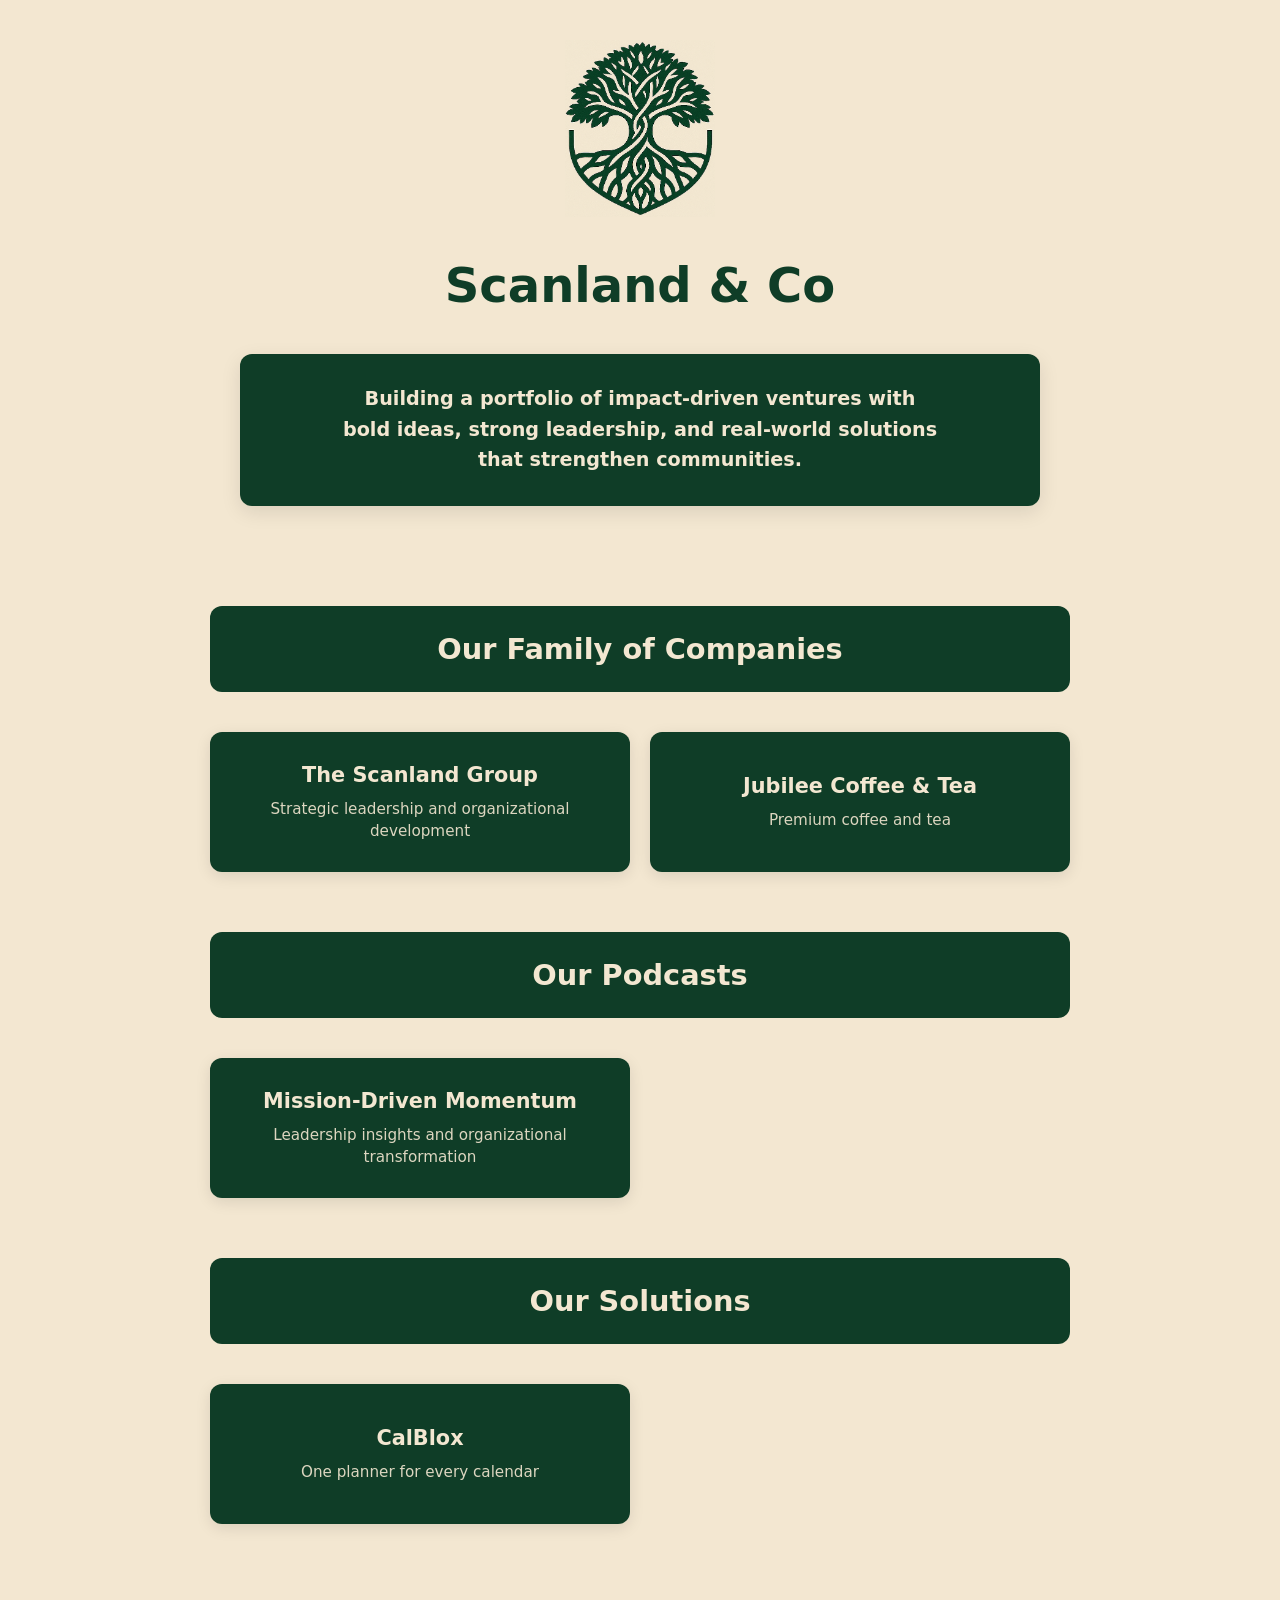
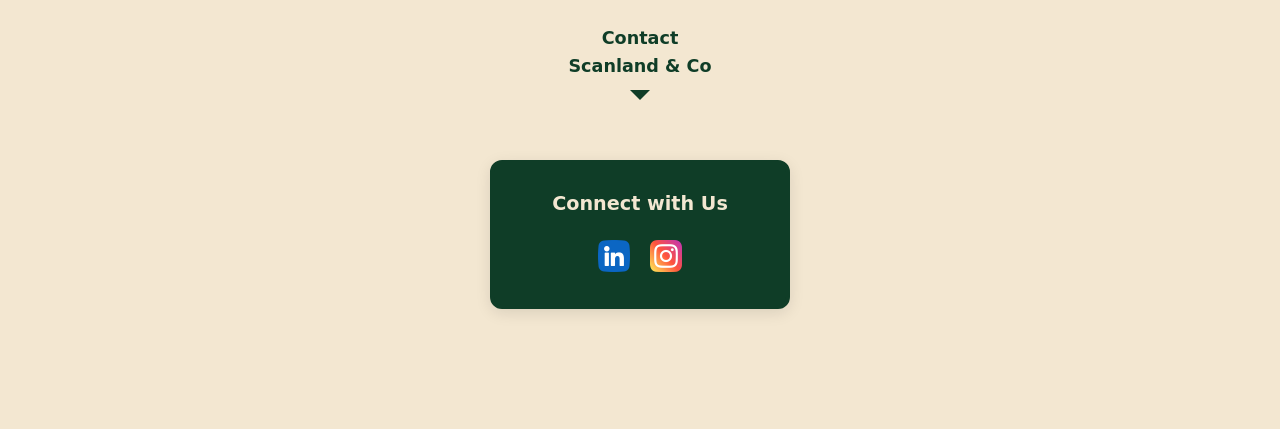
<file: index.html>
<!DOCTYPE html>
<html lang="en">
  <head>
      <link rel="stylesheet" href="assets/scanlandco.css" />

    <meta charset="UTF-8" />
    <meta http-equiv="refresh" content="0; url=scanlandco.html" />
    <title>Redirecting...</title>
  </head>
  <body>
    <p>If you are not redirected automatically,
      <a href="scanlandco.html">click here</a>.
    </p>
  </body>
</html>
</file>
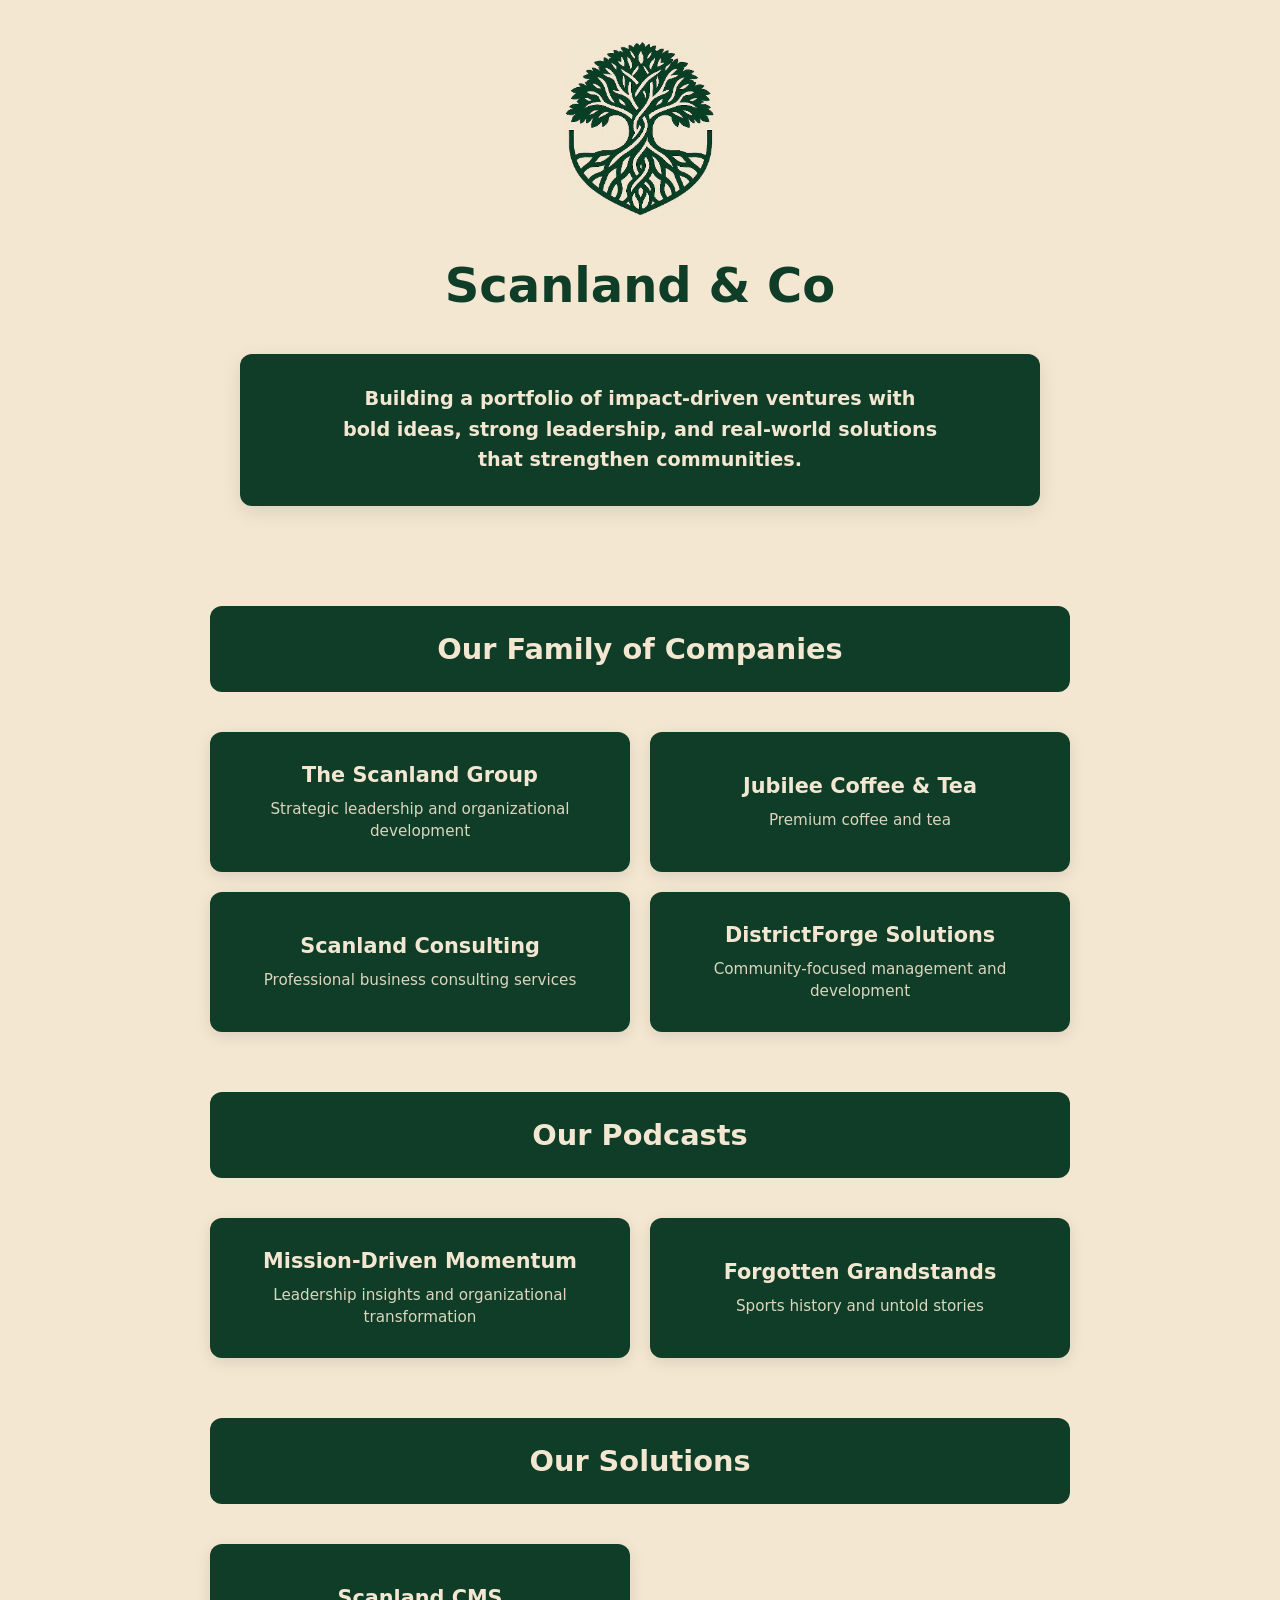
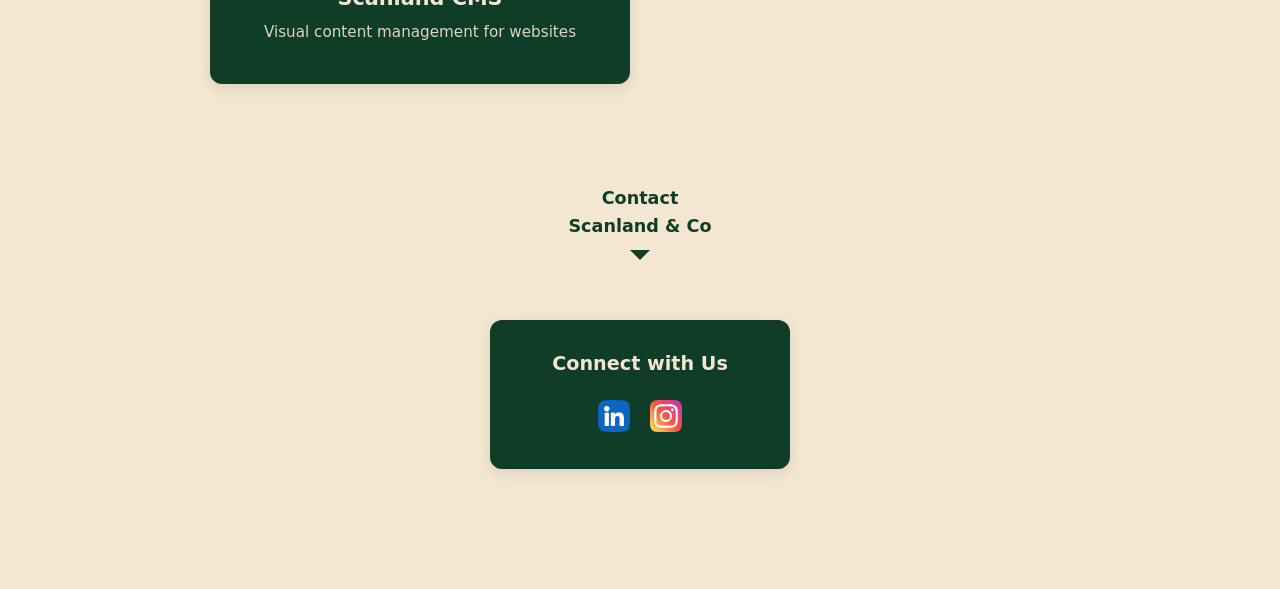
<file: ScanCo/index.html>
<!DOCTYPE html>
<html lang="en">
  <head>
    <meta charset="UTF-8" />
    <meta http-equiv="refresh" content="0; url=scanlandco.html" />
    <title>Redirecting...</title>
  </head>
  <body>
    <p>If you are not redirected automatically,
      <a href="scanlandco.html">click here</a>.
    </p>
  </body>
</html>
</file>
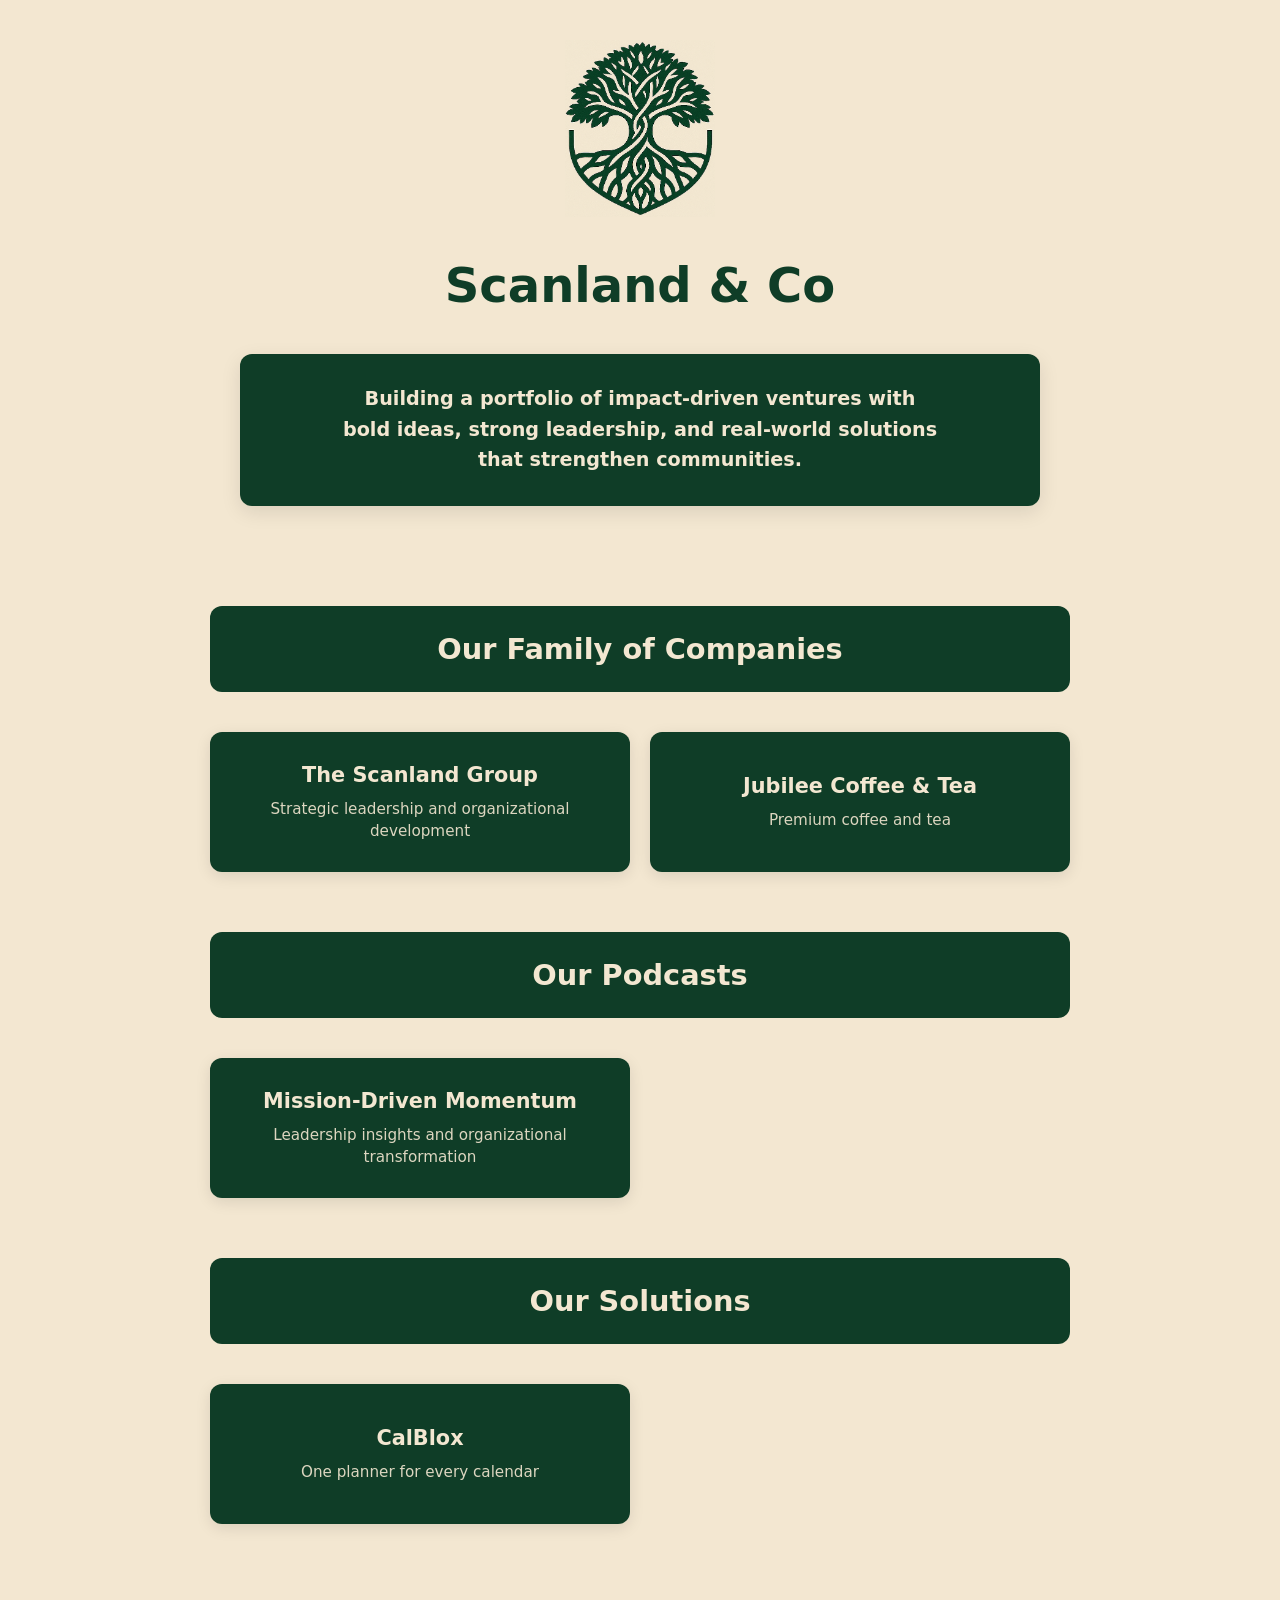
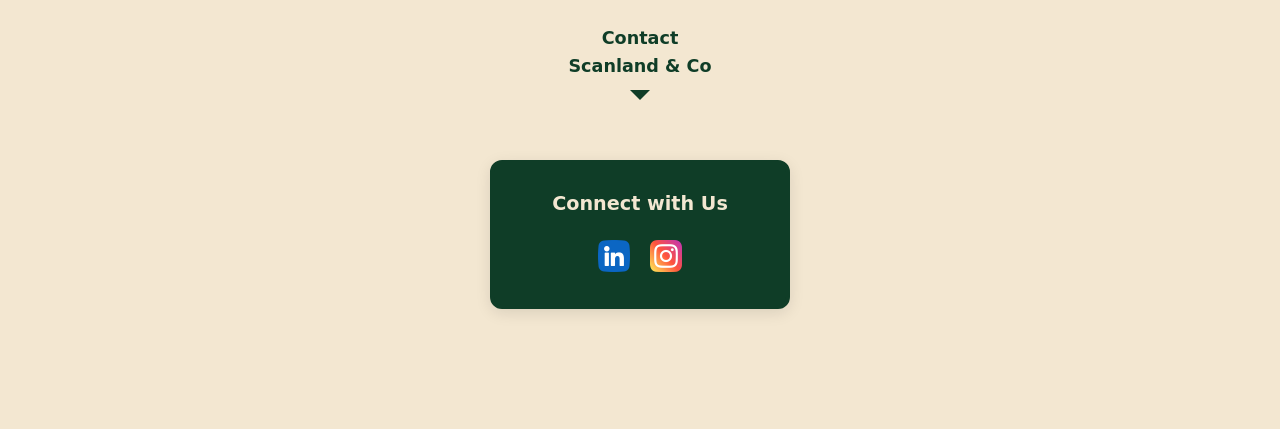
<file: scanlandco.html>
<!DOCTYPE html>
<html lang="en">
<head>
  <meta charset="UTF-8">
  <meta name="viewport" content="width=device-width, initial-scale=1.0">
  <title>Scanland & Co</title>
  <link rel="stylesheet" href="assets/scanlandco.css">
  
  <!-- Favicons -->
  <link rel="icon" type="image/png" sizes="16x16" href="assets/icons/favicon-16x16.png">
  <link rel="icon" type="image/png" sizes="32x32" href="assets/icons/favicon-32x32.png">
  <link rel="apple-touch-icon" sizes="180x180" href="assets/icons/apple-touch-icon.png">
  <link rel="mask-icon" href="assets/icons/safari-pinned-tab.svg" color="#F5C16C">
  
  <!-- Theme colors -->
  <meta name="msapplication-TileColor" content="#123945">
  <meta name="theme-color" content="#123945">
</head>
<body>
  <main>
    <!-- Header -->
    <header class="main-header">
      <img src="assets/scanlandco.png" alt="Scanland & Co Logo" class="logo">
      <h1>Scanland & Co</h1>
      
      <div class="mission-box">
        <p>Building a portfolio of impact-driven ventures with<br>bold ideas, strong leadership, and real-world solutions<br>that strengthen communities.</p>
      </div>
    </header>

    <!-- Our Family of Companies -->
    <section class="portfolio-section">
      <div class="section-header">
        <h2>Our Family of Companies</h2>
      </div>
      
      <div class="companies-grid">
        <a href="https://thescanlandgroup.com" target="_blank" class="company-card">
          <h3>The Scanland Group</h3>
          <p>Strategic leadership and organizational development</p>
        </a>
        
        <a href="https://jubileecoffeeandtea.com" target="_blank" class="company-card">
          <h3>Jubilee Coffee & Tea</h3>
          <p>Premium coffee and tea</p>
        </a>
                
       <!-- <a href="https://districtforgesolutions.com" target="_blank" class="company-card">
          <h3>DistrictForge Solutions</h3>
          <p>Community-focused management and development</p>
        </a> -->
      </div>
    </section>

    <!-- Our Podcasts -->
    <section class="portfolio-section">
      <div class="section-header">
        <h2>Our Podcasts</h2>
      </div>
      
      <div class="podcasts-grid">
        <a href="https://missiondrivenpod.com" target="_blank" class="podcast-card">
          <h3>Mission-Driven Momentum</h3>
          <p>Leadership insights and organizational transformation</p>
        </a>
        
        <!-- <a href="https://forgottengrandstands.com" target="_blank" class="podcast-card">
          <h3>Forgotten Grandstands</h3>
          <p>Sports history and untold stories</p>
        </a> -->
      </div>
    </section>

    <!-- Our Solutions -->
    <section class="portfolio-section">
      <div class="section-header">
        <h2>Our Solutions</h2>
      </div>
      
      <div class="solutions-grid">
        <a href="https://calblox.com" target="_blank" class="solution-card">
          <h3>CalBlox</h3>
          <p>One planner for every calendar</p>
        </a>

       <!-- <a href="https://cms.scanland.org" target="_blank" class="solution-card">
          <h3>Scanland CMS</h3>
          <p>Visual content management for websites</p>
        </a> -->
        
      </div>
    </section>

    <!-- Contact Section -->
    <section class="contact-section">
      <div class="contact-panel">
        <div class="contact-trigger">
          <span>Contact<br>Scanland & Co</span>
          <div class="triangle"></div>
        </div>
      </div>

      <div class="contact-body">
        <form action="https://formspree.io/f/mldbvrrn" method="POST">
          <input type="hidden" name="Note" value="This message was sent from Scanland & Co">
          <input type="text" name="Name" placeholder="Name" required/>
          <input type="email" name="Email" placeholder="Email" required/>
          <input type="text" name="Subject" placeholder="Subject" required/>
          <textarea name="Message" placeholder="Message" required></textarea>
          <button type="submit">Send Message</button>
        </form>
      </div>
    </section>

    <!-- Social Media -->
    <div class="social-box">
      <h3>Connect with Us</h3>
      <ul class="social-list">
        <li>
          <a href="https://linkedin.com/company/scanlandco" target="_blank" aria-label="LinkedIn">
            <img src="assets/linkedin.png" alt="LinkedIn logo">
          </a>
        </li>
        <li>
          <a href="https://instagram.com/scanland_and_co" target="_blank" aria-label="Instagram">
            <img src="assets/instagram.png" alt="Instagram logo">
          </a>
        </li>
      </ul>
    </div>
  </main>

  <!-- Scripts -->
  <script>
    document.querySelector('.contact-trigger').addEventListener('click', () => {
      document.querySelector('.contact-section').classList.toggle('open');
    });
  </script>
  <script src="https://cms.scanland.org/cms.js"></script>
</body>
</html>
</file>
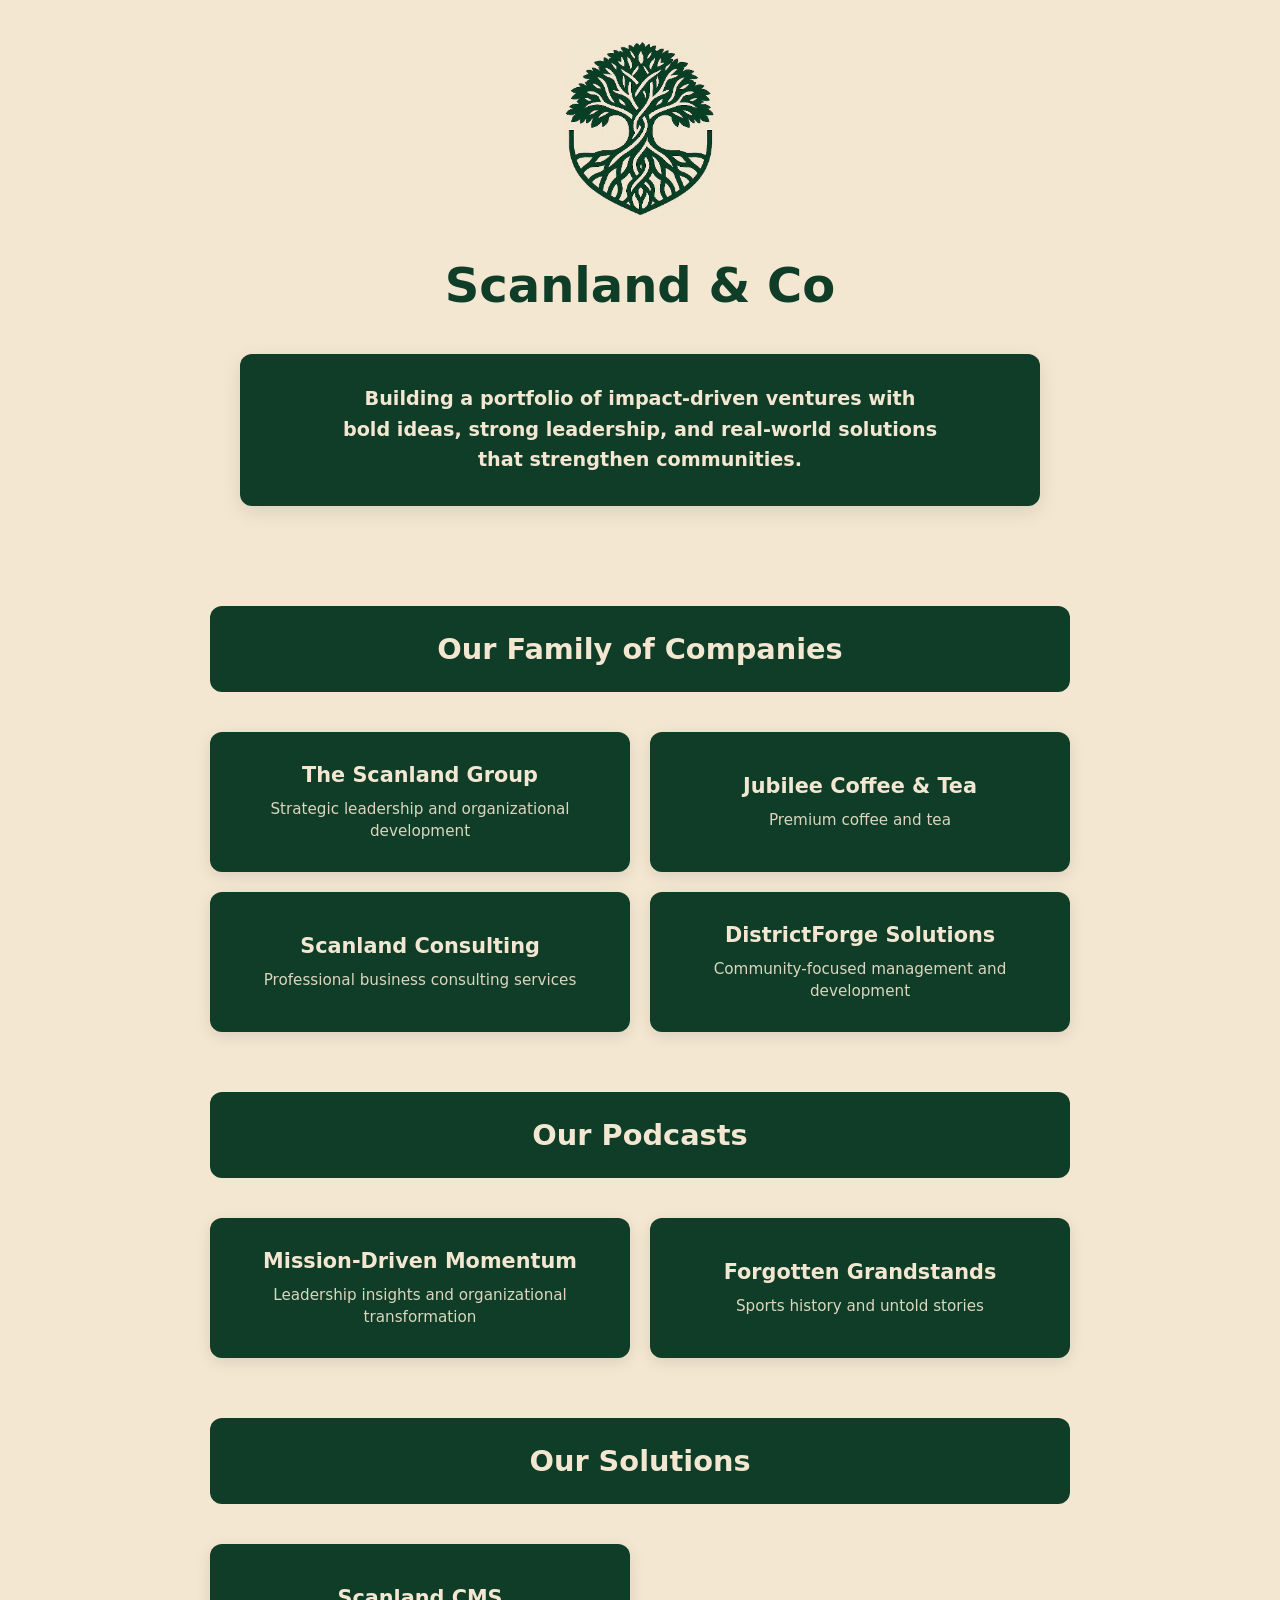
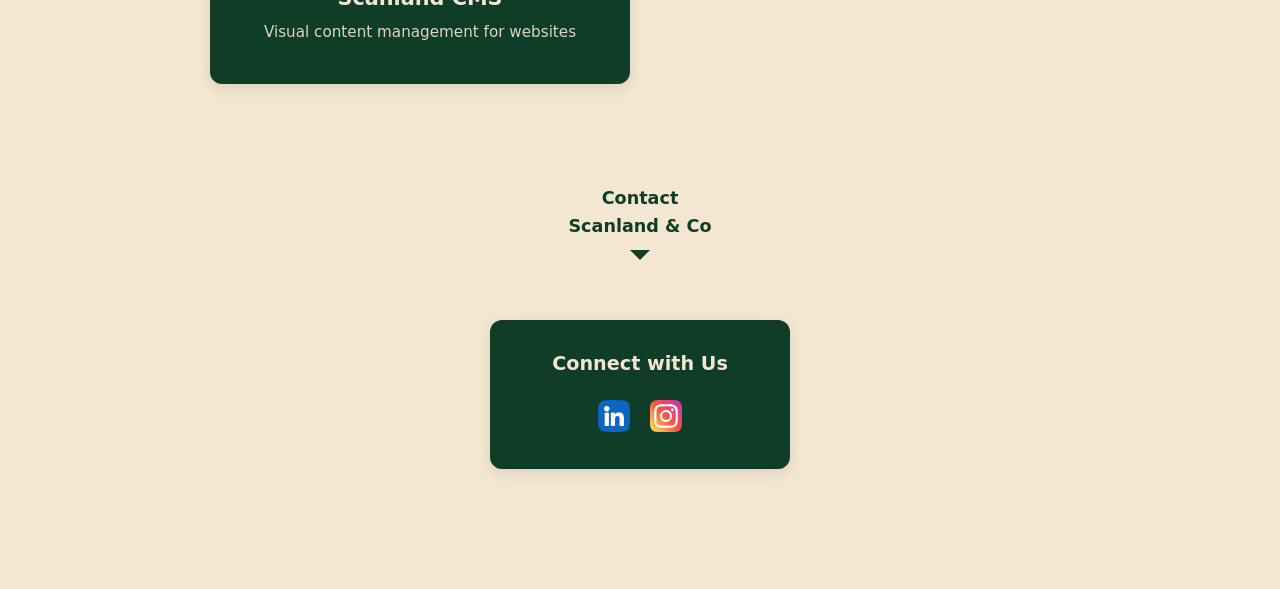
<file: ScanCo/scanlandco.html>
<!DOCTYPE html>
<html lang="en">
<head>
  <meta charset="UTF-8">
  <meta name="viewport" content="width=device-width, initial-scale=1.0">
  <title>Scanland & Co</title>
  <link rel="stylesheet" href="assets/scanlandco.css">
  
  <!-- Favicons -->
  <link rel="icon" type="image/png" sizes="16x16" href="assets/icons/favicon-16x16.png">
  <link rel="icon" type="image/png" sizes="32x32" href="assets/icons/favicon-32x32.png">
  <link rel="apple-touch-icon" sizes="180x180" href="assets/icons/apple-touch-icon.png">
  <link rel="mask-icon" href="assets/icons/safari-pinned-tab.svg" color="#F5C16C">
  
  <!-- Theme colors -->
  <meta name="msapplication-TileColor" content="#123945">
  <meta name="theme-color" content="#123945">
</head>
<body>
  <main>
    <!-- Header -->
    <header class="main-header">
      <img src="assets/scanlandco.png" alt="Scanland & Co Logo" class="logo">
      <h1>Scanland & Co</h1>
      
      <div class="mission-box">
        <p>Building a portfolio of impact-driven ventures with<br>bold ideas, strong leadership, and real-world solutions<br>that strengthen communities.</p>
      </div>
    </header>

    <!-- Our Family of Companies -->
    <section class="portfolio-section">
      <div class="section-header">
        <h2>Our Family of Companies</h2>
      </div>
      
      <div class="companies-grid">
        <a href="https://thescanlandgroup.com" target="_blank" class="company-card">
          <h3>The Scanland Group</h3>
          <p>Strategic leadership and organizational development</p>
        </a>
        
        <a href="https://jubileecoffeeandtea.com" target="_blank" class="company-card">
          <h3>Jubilee Coffee & Tea</h3>
          <p>Premium coffee and tea</p>
        </a>
        
        <a href="https://scanlandconsulting.com" target="_blank" class="company-card">
          <h3>Scanland Consulting</h3>
          <p>Professional business consulting services</p>
        </a>
        
        <a href="https://districtforgesolutions.com" target="_blank" class="company-card">
          <h3>DistrictForge Solutions</h3>
          <p>Community-focused management and development</p>
        </a>
      </div>
    </section>

    <!-- Our Podcasts -->
    <section class="portfolio-section">
      <div class="section-header">
        <h2>Our Podcasts</h2>
      </div>
      
      <div class="podcasts-grid">
        <a href="https://missiondrivenpod.com" target="_blank" class="podcast-card">
          <h3>Mission-Driven Momentum</h3>
          <p>Leadership insights and organizational transformation</p>
        </a>
        
        <a href="https://forgottengrandstands.com" target="_blank" class="podcast-card">
          <h3>Forgotten Grandstands</h3>
          <p>Sports history and untold stories</p>
        </a>
      </div>
    </section>

    <!-- Our Solutions -->
    <section class="portfolio-section">
      <div class="section-header">
        <h2>Our Solutions</h2>
      </div>
      
      <div class="solutions-grid">
        <a href="https://cms.scanland.org" target="_blank" class="solution-card">
          <h3>Scanland CMS</h3>
          <p>Visual content management for websites</p>
        </a>
        
      </div>
    </section>

    <!-- Contact Section -->
    <section class="contact-section">
      <div class="contact-panel">
        <div class="contact-trigger">
          <span>Contact<br>Scanland & Co</span>
          <div class="triangle"></div>
        </div>
      </div>

      <div class="contact-body">
        <form action="https://formspree.io/f/mldbvrrn" method="POST">
          <input type="hidden" name="Note" value="This message was sent from Scanland & Co">
          <input type="text" name="Name" placeholder="Name" required/>
          <input type="email" name="Email" placeholder="Email" required/>
          <input type="text" name="Subject" placeholder="Subject" required/>
          <textarea name="Message" placeholder="Message" required></textarea>
          <button type="submit">Send Message</button>
        </form>
      </div>
    </section>

    <!-- Social Media -->
    <div class="social-box">
      <h3>Connect with Us</h3>
      <ul class="social-list">
        <li>
          <a href="https://linkedin.com/company/scanlandco" target="_blank" aria-label="LinkedIn">
            <img src="assets/linkedin.png" alt="LinkedIn logo">
          </a>
        </li>
        <li>
          <a href="https://instagram.com/scanland_and_co" target="_blank" aria-label="Instagram">
            <img src="assets/instagram.png" alt="Instagram logo">
          </a>
        </li>
      </ul>
    </div>
  </main>

  <!-- Scripts -->
  <script>
    document.querySelector('.contact-trigger').addEventListener('click', () => {
      document.querySelector('.contact-section').classList.toggle('open');
    });
  </script>
  <script src="https://cms.scanland.org/cms.js"></script>
</body>
</html>
</file>
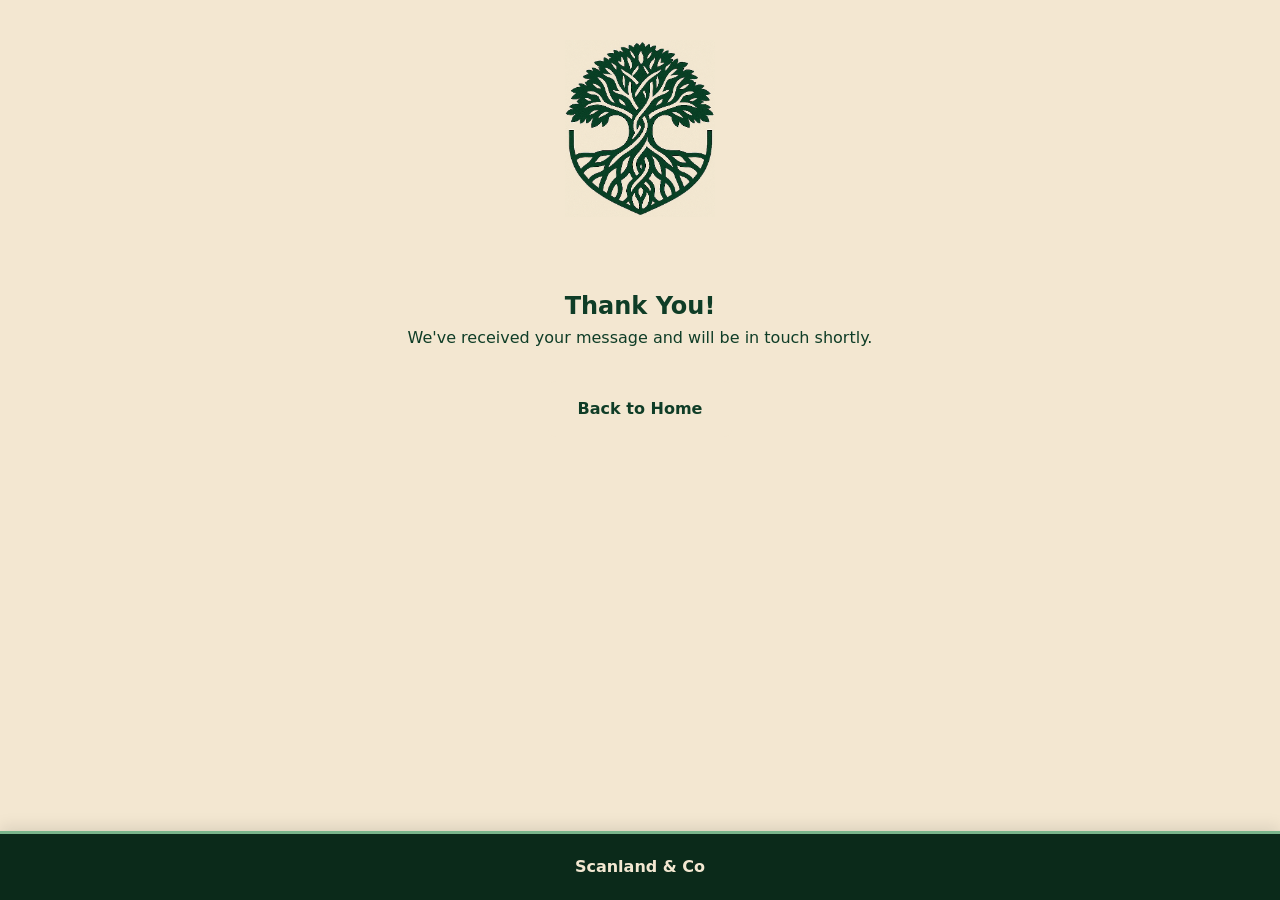
<file: ScanCo/thanks.html>
<!DOCTYPE html>
<html lang="en">
<head>
  <meta charset="UTF-8">
  <meta name="viewport" content="width=device-width, initial-scale=1.0">
  <title>Thank You | Scanland & Co</title>
  <link rel="stylesheet" href="assets/scanlandco.css">
  
  <!-- Favicons -->
  <link rel="icon" type="image/png" sizes="16x16" href="assets/icons/favicon-16x16.png">
  <link rel="icon" type="image/png" sizes="32x32" href="assets/icons/favicon-32x32.png">
  <link rel="apple-touch-icon" sizes="180x180" href="assets/icons/apple-touch-icon.png">
  <link rel="mask-icon" href="assets/icons/safari-pinned-tab.svg" color="#F5C16C">
  <link rel="manifest" href="site.webmanifest">
  
  <!-- Theme colors -->
  <meta name="msapplication-TileColor" content="#123945">
  <meta name="theme-color" content="#123945">
</head>
<body>
  <main>
    <header class="main-header">
      <img src="assets/scanlandco.png" alt="Scanland & Co Logo" class="logo">
    </header>

    <section class="info-section">
      <div class="thank-you-card">
        <h2>Thank You!</h2>
        <p>We've received your message and will be in touch shortly.</p>
        
        <div style="margin-top: 30px;">
          <a href="/" class="button" style="background: var(--color-bg); color: var(--color-primary); padding: 15px 30px; text-decoration: none; border-radius: 8px; font-weight: bold; display: inline-block;">Back to Home</a>
        </div>
      </div>
    </section>
  </main>

  <footer>
    <p>
      <a href="https://scanland.org" target="_blank" rel="noopener">Scanland & Co</a>
    </p>
  </footer>
    <script src="https://cms.scanland.org/cms.js"></script>

</body>
</html>
</file>
<file: assets/scanlandco.css>
/* Fresh Scanland & Co CSS */

:root {
  --color-bg: #F3E7D1;        /* warm cream background */
  --color-text: #0F3D27;      /* deep forest green text */
  --color-primary: #0F3D27;   /* brand green for buttons/banners */
  --color-accent: #7BB58C;    /* soft leaf green for highlights */
  --color-neutral: #E0E0E0;   /* light gray for forms/dividers */
  --color-footer: #0B2A1A;    /* almost-black green footer */
  --footer-hover: #145B37;    /* brighter green for hover states */
}

* {
  box-sizing: border-box;
  margin: 0;
  padding: 0;
}

body {
  background-color: var(--color-bg);
  color: var(--color-text);
  font-family: system-ui, -apple-system, 'Segoe UI', Roboto, Inter, Arial, sans-serif;
  margin: 0;
  padding: 0 0 80px 0; /* Bottom padding for fixed footer */
  text-align: center;
  line-height: 1.6;
}

main {
  padding: 0 20px;
}

/* Header Section */
.main-header {
  padding: 40px 0;
  max-width: 1000px;
  margin: 0 auto;
}

.logo {
  max-width: 150px;
  height: auto;
  margin: 0 auto 30px;
  display: block;
}

h1 {
  font-size: 3em;
  font-weight: 800;
  color: var(--color-text);
  margin-bottom: 30px;
}

/* Mission Box */
.mission-box {
  max-width: 800px;
  margin: 0 auto;
  background: var(--color-primary);
  color: var(--color-bg);
  padding: 30px;
  border-radius: 12px;
  text-align: center;
  box-shadow: 0 6px 20px rgba(0,0,0,0.1);
}

.mission-box p {
  font-size: 1.2rem;
  font-weight: 600;
  line-height: 1.6;
  margin: 0;
}

/* Portfolio Sections */
.portfolio-section {
  max-width: 900px;
  margin: 60px auto;
  padding: 0 20px;
}

.section-header {
  margin-bottom: 40px;
}

.section-header h2 {
  background: var(--color-primary);
  color: var(--color-bg);
  padding: 20px;
  border-radius: 12px;
  font-size: 1.8rem;
  font-weight: 700;
  margin: 0;
}

/* Grid Layouts */
.companies-grid {
  display: grid;
  grid-template-columns: repeat(2, 1fr);
  gap: 20px;
}

.podcasts-grid {
  display: grid;
  grid-template-columns: repeat(2, 1fr);
  gap: 20px;
}

.solutions-grid {
  display: grid;
  grid-template-columns: repeat(2, 1fr);
  gap: 20px;
}

/* Card Styles */
.company-card,
.podcast-card,
.solution-card {
  background: var(--color-text);
  color: var(--color-bg);
  text-decoration: none;
  border-radius: 12px;
  padding: 30px 20px;
  display: flex;
  flex-direction: column;
  align-items: center;
  justify-content: center;
  text-align: center;
  min-height: 140px;
  transition: all 0.3s ease;
  box-shadow: 0 4px 15px rgba(0,0,0,0.1);
}

.company-card:hover,
.podcast-card:hover,
.solution-card:hover {
  color: var(--color-accent);
  transform: translateY(-5px);
  box-shadow: 0 8px 25px rgba(0,0,0,0.15);
}

.company-card h3,
.podcast-card h3,
.solution-card h3 {
  font-size: 1.3rem;
  font-weight: 700;
  margin-bottom: 10px;
  line-height: 1.3;
}

.company-card p,
.podcast-card p,
.solution-card p {
  font-size: 0.95rem;
  opacity: 0.9;
  margin: 0;
  line-height: 1.4;
}

/* Contact Section */
.contact-section {
  max-width: 600px;
  margin: 80px auto 40px;
  text-align: center;
}

.contact-panel {
  margin-bottom: 20px;
}

.contact-trigger {
  display: inline-flex;
  flex-direction: column;
  align-items: center;
  gap: 10px;
  cursor: pointer;
  font-weight: bold;
  color: var(--color-text);
  background: var(--color-transparent);
  padding: 20px 40px;
  border-radius: 12px;
  transition: all 0.3s ease;
  font-size: 1.1rem;
}



.triangle {
  width: 0;
  height: 0;
  border-left: 10px solid transparent;
  border-right: 10px solid transparent;
  border-top: 10px solid var(--color-text);
  transition: transform 0.3s ease;
}

.contact-section.open .triangle {
  transform: rotate(180deg);
}

/* Contact Form */
.contact-body {
  display: none;
  background: var(--color-primary);
  border: 4px solid var(--color-primary);
  border-radius: 12px;
  padding: 30px;
  box-shadow: 0 6px 20px rgba(0,0,0,0.1);
  margin-top: 20px;
}

.contact-section.open .contact-body {
  display: block;
}

.contact-body form {
  display: flex;
  flex-direction: column;
  gap: 20px;
}

.contact-body input,
.contact-body textarea {
  width: 100%;
  padding: 15px;
  border: 2px solid var(--color-neutral);
  border-radius: 8px;
  font-size: 1rem;
  font-family: inherit;
  background: white;
}

.contact-body input:focus,
.contact-body textarea:focus {
  outline: none;
  border-color: var(--color-accent);
}

.contact-body textarea {
  min-height: 120px;
  resize: vertical;
}

.contact-body button {
  align-self: center;
  padding: 15px 40px;
  background: var(--color-bg);
  color: var(--color-primary);
  border: none;
  border-radius: 8px;
  font-weight: bold;
  font-size: 1.1rem;
  cursor: pointer;
  transition: all 0.3s ease;
}

.contact-body button:hover {
  background: var(--color-accent);
  color: var(--color-bg);
  transform: translateY(-2px);
}

/* Social Media Box */
.social-box {
  max-width: 300px;
  margin: 40px auto;
  padding: 25px;
  background: var(--color-primary);
  border: 4px solid var(--color-primary);
  border-radius: 12px;
  box-shadow: 0 4px 15px rgba(0,0,0,0.1);
  text-align: center;
}

.social-box h3 {
  margin: 0 0 20px;
  font-size: 1.2rem;
  color: var(--color-bg);
  font-weight: 700;
}

.social-list {
  display: flex;
  justify-content: center;
  gap: 20px;
  list-style: none;
  padding: 0;
  margin: 0;
}

.social-list li a {
  display: inline-block;
  transition: transform 0.3s ease;
}

.social-list li a img {
  width: 32px;
  height: 32px;
  display: block;
}

.social-list li a:hover {
  transform: scale(1.2);
}

/* Footer */
footer {
  position: fixed;
  bottom: 0;
  left: 0;
  width: 100%;
  background: var(--color-footer);
  color: var(--color-bg);
  border-top: 3px solid var(--color-accent);
  padding: 20px 0;
  text-align: center;
  font-weight: 600;
  z-index: 100;
  box-shadow: 0 -4px 15px rgba(0,0,0,0.1);
}

footer a {
  color: var(--color-bg);
  text-decoration: none;
  transition: color 0.3s ease;
}

footer a:hover {
  color: var(--color-accent);
}

/* Responsive Design */
@media (max-width: 768px) {
  h1 {
    font-size: 2.2em;
  }

  .mission-box {
    padding: 25px 20px;
  }

  .mission-box p {
    font-size: 1.1rem;
  }

  .companies-grid,
  .podcasts-grid,
  .solutions-grid {
    grid-template-columns: 1fr;
    gap: 15px;
  }

  .company-card,
  .podcast-card,
  .solution-card {
    padding: 25px 20px;
    min-height: 120px;
  }

  .portfolio-section {
    margin: 50px auto;
    padding: 0 15px;
  }

  .contact-trigger {
    padding: 18px 30px;
    font-size: 1rem;
  }

  .contact-body {
    padding: 25px 20px;
  }

  .social-box {
    margin: 30px auto;
    padding: 20px;
  }
}

@media (max-width: 480px) {
  .main-header {
    padding: 30px 0;
  }

  .logo {
    max-width: 120px;
    margin-bottom: 20px;
  }

  h1 {
    font-size: 1.8em;
  }

  .mission-box p {
    font-size: 1rem;
  }

  .company-card h3,
  .podcast-card h3,
  .solution-card h3 {
    font-size: 1.1rem;
  }

  .company-card p,
  .podcast-card p,
  .solution-card p {
    font-size: 0.9rem;
  }
}
</file>
<file: ScanCo/assets/scanlandco.css>
/* Fresh Scanland & Co CSS */

:root {
  --color-bg: #F3E7D1;        /* warm cream background */
  --color-text: #0F3D27;      /* deep forest green text */
  --color-primary: #0F3D27;   /* brand green for buttons/banners */
  --color-accent: #7BB58C;    /* soft leaf green for highlights */
  --color-neutral: #E0E0E0;   /* light gray for forms/dividers */
  --color-footer: #0B2A1A;    /* almost-black green footer */
  --footer-hover: #145B37;    /* brighter green for hover states */
}

* {
  box-sizing: border-box;
  margin: 0;
  padding: 0;
}

body {
  background-color: var(--color-bg);
  color: var(--color-text);
  font-family: system-ui, -apple-system, 'Segoe UI', Roboto, Inter, Arial, sans-serif;
  margin: 0;
  padding: 0 0 80px 0; /* Bottom padding for fixed footer */
  text-align: center;
  line-height: 1.6;
}

main {
  padding: 0 20px;
}

/* Header Section */
.main-header {
  padding: 40px 0;
  max-width: 1000px;
  margin: 0 auto;
}

.logo {
  max-width: 150px;
  height: auto;
  margin: 0 auto 30px;
  display: block;
}

h1 {
  font-size: 3em;
  font-weight: 800;
  color: var(--color-text);
  margin-bottom: 30px;
}

/* Mission Box */
.mission-box {
  max-width: 800px;
  margin: 0 auto;
  background: var(--color-primary);
  color: var(--color-bg);
  padding: 30px;
  border-radius: 12px;
  text-align: center;
  box-shadow: 0 6px 20px rgba(0,0,0,0.1);
}

.mission-box p {
  font-size: 1.2rem;
  font-weight: 600;
  line-height: 1.6;
  margin: 0;
}

/* Portfolio Sections */
.portfolio-section {
  max-width: 900px;
  margin: 60px auto;
  padding: 0 20px;
}

.section-header {
  margin-bottom: 40px;
}

.section-header h2 {
  background: var(--color-primary);
  color: var(--color-bg);
  padding: 20px;
  border-radius: 12px;
  font-size: 1.8rem;
  font-weight: 700;
  margin: 0;
}

/* Grid Layouts */
.companies-grid {
  display: grid;
  grid-template-columns: repeat(2, 1fr);
  gap: 20px;
}

.podcasts-grid {
  display: grid;
  grid-template-columns: repeat(2, 1fr);
  gap: 20px;
}

.solutions-grid {
  display: grid;
  grid-template-columns: repeat(2, 1fr);
  gap: 20px;
}

/* Card Styles */
.company-card,
.podcast-card,
.solution-card {
  background: var(--color-text);
  color: var(--color-bg);
  text-decoration: none;
  border-radius: 12px;
  padding: 30px 20px;
  display: flex;
  flex-direction: column;
  align-items: center;
  justify-content: center;
  text-align: center;
  min-height: 140px;
  transition: all 0.3s ease;
  box-shadow: 0 4px 15px rgba(0,0,0,0.1);
}

.company-card:hover,
.podcast-card:hover,
.solution-card:hover {
  color: var(--color-accent);
  transform: translateY(-5px);
  box-shadow: 0 8px 25px rgba(0,0,0,0.15);
}

.company-card h3,
.podcast-card h3,
.solution-card h3 {
  font-size: 1.3rem;
  font-weight: 700;
  margin-bottom: 10px;
  line-height: 1.3;
}

.company-card p,
.podcast-card p,
.solution-card p {
  font-size: 0.95rem;
  opacity: 0.9;
  margin: 0;
  line-height: 1.4;
}

/* Contact Section */
.contact-section {
  max-width: 600px;
  margin: 80px auto 40px;
  text-align: center;
}

.contact-panel {
  margin-bottom: 20px;
}

.contact-trigger {
  display: inline-flex;
  flex-direction: column;
  align-items: center;
  gap: 10px;
  cursor: pointer;
  font-weight: bold;
  color: var(--color-text);
  background: var(--color-transparent);
  padding: 20px 40px;
  border-radius: 12px;
  transition: all 0.3s ease;
  font-size: 1.1rem;
}



.triangle {
  width: 0;
  height: 0;
  border-left: 10px solid transparent;
  border-right: 10px solid transparent;
  border-top: 10px solid var(--color-text);
  transition: transform 0.3s ease;
}

.contact-section.open .triangle {
  transform: rotate(180deg);
}

/* Contact Form */
.contact-body {
  display: none;
  background: var(--color-primary);
  border: 4px solid var(--color-primary);
  border-radius: 12px;
  padding: 30px;
  box-shadow: 0 6px 20px rgba(0,0,0,0.1);
  margin-top: 20px;
}

.contact-section.open .contact-body {
  display: block;
}

.contact-body form {
  display: flex;
  flex-direction: column;
  gap: 20px;
}

.contact-body input,
.contact-body textarea {
  width: 100%;
  padding: 15px;
  border: 2px solid var(--color-neutral);
  border-radius: 8px;
  font-size: 1rem;
  font-family: inherit;
  background: white;
}

.contact-body input:focus,
.contact-body textarea:focus {
  outline: none;
  border-color: var(--color-accent);
}

.contact-body textarea {
  min-height: 120px;
  resize: vertical;
}

.contact-body button {
  align-self: center;
  padding: 15px 40px;
  background: var(--color-bg);
  color: var(--color-primary);
  border: none;
  border-radius: 8px;
  font-weight: bold;
  font-size: 1.1rem;
  cursor: pointer;
  transition: all 0.3s ease;
}

.contact-body button:hover {
  background: var(--color-accent);
  color: var(--color-bg);
  transform: translateY(-2px);
}

/* Social Media Box */
.social-box {
  max-width: 300px;
  margin: 40px auto;
  padding: 25px;
  background: var(--color-primary);
  border: 4px solid var(--color-primary);
  border-radius: 12px;
  box-shadow: 0 4px 15px rgba(0,0,0,0.1);
  text-align: center;
}

.social-box h3 {
  margin: 0 0 20px;
  font-size: 1.2rem;
  color: var(--color-bg);
  font-weight: 700;
}

.social-list {
  display: flex;
  justify-content: center;
  gap: 20px;
  list-style: none;
  padding: 0;
  margin: 0;
}

.social-list li a {
  display: inline-block;
  transition: transform 0.3s ease;
}

.social-list li a img {
  width: 32px;
  height: 32px;
  display: block;
}

.social-list li a:hover {
  transform: scale(1.2);
}

/* Footer */
footer {
  position: fixed;
  bottom: 0;
  left: 0;
  width: 100%;
  background: var(--color-footer);
  color: var(--color-bg);
  border-top: 3px solid var(--color-accent);
  padding: 20px 0;
  text-align: center;
  font-weight: 600;
  z-index: 100;
  box-shadow: 0 -4px 15px rgba(0,0,0,0.1);
}

footer a {
  color: var(--color-bg);
  text-decoration: none;
  transition: color 0.3s ease;
}

footer a:hover {
  color: var(--color-accent);
}

/* Responsive Design */
@media (max-width: 768px) {
  h1 {
    font-size: 2.2em;
  }

  .mission-box {
    padding: 25px 20px;
  }

  .mission-box p {
    font-size: 1.1rem;
  }

  .companies-grid,
  .podcasts-grid,
  .solutions-grid {
    grid-template-columns: 1fr;
    gap: 15px;
  }

  .company-card,
  .podcast-card,
  .solution-card {
    padding: 25px 20px;
    min-height: 120px;
  }

  .portfolio-section {
    margin: 50px auto;
    padding: 0 15px;
  }

  .contact-trigger {
    padding: 18px 30px;
    font-size: 1rem;
  }

  .contact-body {
    padding: 25px 20px;
  }

  .social-box {
    margin: 30px auto;
    padding: 20px;
  }
}

@media (max-width: 480px) {
  .main-header {
    padding: 30px 0;
  }

  .logo {
    max-width: 120px;
    margin-bottom: 20px;
  }

  h1 {
    font-size: 1.8em;
  }

  .mission-box p {
    font-size: 1rem;
  }

  .company-card h3,
  .podcast-card h3,
  .solution-card h3 {
    font-size: 1.1rem;
  }

  .company-card p,
  .podcast-card p,
  .solution-card p {
    font-size: 0.9rem;
  }
}
</file>
